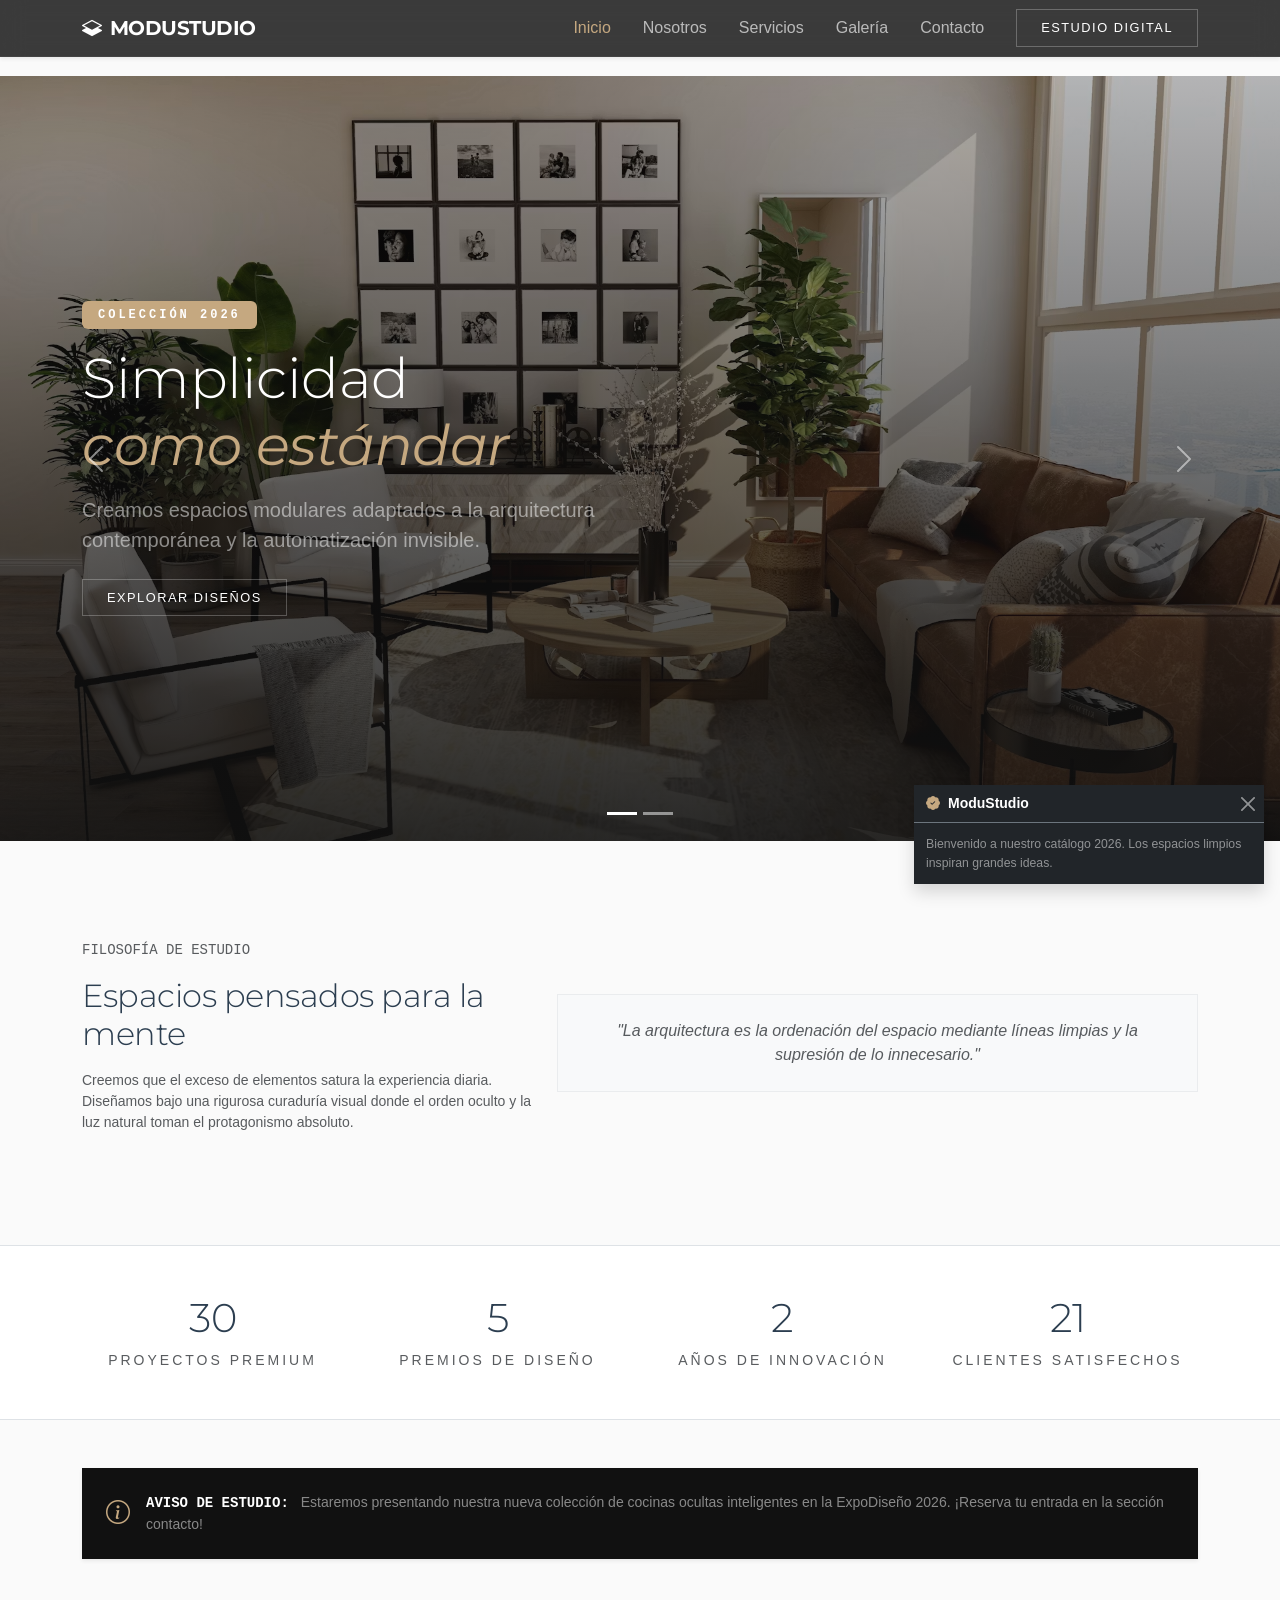
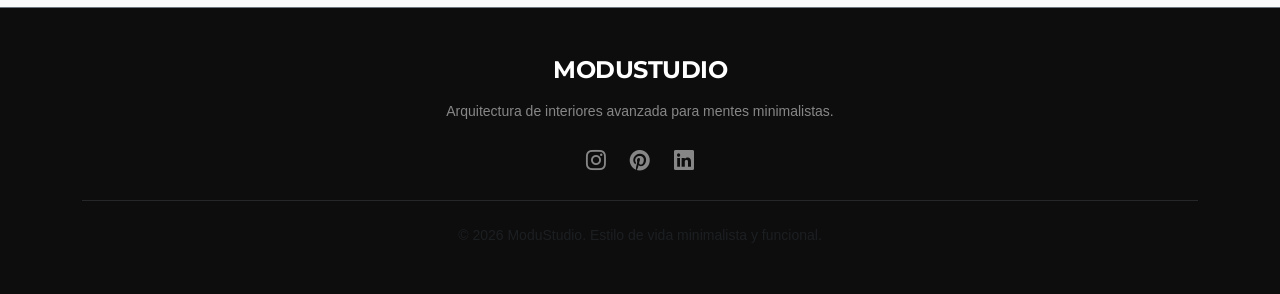
<file: index.html>
<!DOCTYPE html>
<html lang="es">
<head>
  <meta charset="UTF-8" />
  <meta name="viewport" content="width=device-width, initial-scale=1.0" />
  <meta name="description" content="ModuStudio - Arquitectura minimalista moderna." />
  <title>ModuStudio | Espacios Minimalistas</title>

  <link href="https://cdn.jsdelivr.net/npm/bootstrap@5.3.3/dist/css/bootstrap.min.css" rel="stylesheet" />
  
  <link rel="stylesheet" href="https://cdn.jsdelivr.net/npm/bootstrap-icons@1.11.3/font/bootstrap-icons.css" />
  
  <link href="https://unpkg.com/aos@2.3.1/dist/aos.css" rel="stylesheet" />
  
  <link rel="preconnect" href="https://fonts.googleapis.com" />
  <link rel="preconnect" href="https://fonts.gstatic.com" crossorigin />
  <link href="https://fonts.googleapis.com/css2?family=Montserrat:wght@300;400;600&family=Playfair+Display:ital,wght@0,400;0,600;1,400&display=swap" rel="stylesheet" />
  
  <link rel="stylesheet" href="css/style.css" />
</head>
<body>

  <header>
    
    <nav class="navbar navbar-expand-lg navbar-dark fixed-top ms-navbar shadow-sm">
      <div class="container">
        
        <a class="navbar-brand fw-bold" href="index.html">
          <i class="bi bi-layers-half me-2"></i>MODUSTUDIO
        </a>
        
        <button class="navbar-toggler border-0" type="button" data-bs-toggle="offcanvas" data-bs-target="#menuOffcanvas">
          <span class="navbar-toggler-icon"></span>
        </button>

        <div class="offcanvas offcanvas-end text-bg-dark" tabindex="-1" id="menuOffcanvas">
          <div class="offcanvas-header border-bottom border-secondary">
            <h5 class="offcanvas-title fw-bold">MODUSTUDIO</h5>
            <button type="button" class="btn-close btn-close-white" data-bs-dismiss="offcanvas"></button>
          </div>
          <div class="offcanvas-body">
            <ul class="navbar-nav ms-auto align-items-lg-center gap-lg-3">
              <li class="nav-item"><a class="nav-link active" href="index.html">Inicio</a></li>
              <li class="nav-item"><a class="nav-link" href="pages/nosotros.html">Nosotros</a></li>
              <li class="nav-item"><a class="nav-link" href="pages/servicios.html">Servicios</a></li>
              <li class="nav-item"><a class="nav-link" href="pages/galeria.html">Galería</a></li>
              <li class="nav-item"><a class="nav-link" href="pages/contacto.html">Contacto</a></li>
              <li class="nav-item ms-lg-2">
                <a href="pages/contacto.html" class="btn btn-ms-accent rounded-0 px-4 py-2 small">Estudio Digital</a>
              </li>
            </ul>
          </div>
        </div>
      </div>
    </nav>
  </header>

  <main>
    
    <section id="heroCarousel" class="carousel slide carousel-fade ms-hero" data-bs-ride="carousel">
      
      <div class="carousel-indicators">
        <button type="button" data-bs-target="#heroCarousel" data-bs-slide-to="0" class="active"></button>
        <button type="button" data-bs-target="#heroCarousel" data-bs-slide-to="1"></button>
      </div>
      
      <div class="carousel-inner h-100">
        
        <div class="carousel-item active h-100" style="background-image:url('img/img1-sala.png');">
          <div class="ms-hero-overlay"></div>
          <div class="container h-100 d-flex align-items-center position-relative">
            <div class="text-white col-lg-6" data-aos="fade-right">
              <span class="badge bg-ms-gold mb-3 px-3 py-2 text-uppercase font-monospace tracking-wider">Colección 2026</span>
              <h1 class="display-4 fw-light ms-display mb-3">Simplicidad <br><span class="fst-italic fw-normal text-ms-gold">como estándar</span></h1>
              <p class="lead text-white-50 mb-4">Creamos espacios modulares adaptados a la arquitectura contemporánea y la automatización invisible.</p>
              <a href="pages/servicios.html" class="btn btn-ms-accent btn-lg rounded-0 px-4 me-2">Explorar Diseños</a>
            </div>
          </div>
        </div>
        
        <div class="carousel-item h-100" style="background-image:url('img/img2-sala.png');">
          <div class="ms-hero-overlay"></div>
          <div class="container h-100 d-flex align-items-center position-relative">
            <div class="text-white col-lg-6">
              <h1 class="display-4 fw-light ms-display mb-3">Luz, Espacio <br><span class="fst-italic fw-normal text-ms-gold">& Orden</span></h1>
              <p class="lead text-white-50 mb-4">Diseño inteligente que maximiza la amplitud de tus entornos cotidianos.</p>
              <a href="pages/galeria.html" class="btn btn-ms-accent btn-lg rounded-0 px-4">Portafolio</a>
            </div>
          </div>
        </div>

      </div>
      
      <button class="carousel-control-prev" type="button" data-bs-target="#heroCarousel" data-bs-slide="prev">
        <span class="carousel-control-prev-icon"></span>
      </button>
      
      <button class="carousel-control-next" type="button" data-bs-target="#heroCarousel" data-bs-slide="next">
        <span class="carousel-control-next-icon"></span>
      </button>
    </section>

    <section class="container py-5 my-5">
      <div class="row g-4 align-items-center">
        <div class="col-lg-5" data-aos="fade-up">
          <span class="text-uppercase text-muted font-monospace small">Filosofía de Estudio</span>
          <h2 class="fw-light my-3">Espacios pensados para la mente</h2>
          <p class="text-muted small">Creemos que el exceso de elementos satura la experiencia diaria. Diseñamos bajo una rigurosa curaduría visual donde el orden oculto y la luz natural toman el protagonismo absoluto.</p>
        </div>
        <div class="col-lg-7" data-aos="fade-up" data-aos-delay="150">
          <div class="p-4 bg-light border border-secondary border-opacity-10 text-center">
            <p class="fst-italic text-muted mb-0">"La arquitectura es la ordenación del espacio mediante líneas limpias y la supresión de lo innecesario."</p>
          </div>
        </div>
      </div>
    </section>

    <section class="ms-stats py-5 bg-white border-top border-bottom">
      <div class="container">
        
        <div class="row text-center g-4">
          
          <div class="col-6 col-md-3" data-aos="fade-up">
            <h2 class="fw-light counter display-6" data-target="140">0</h2>
            <p class="text-uppercase small text-muted tracking-wider mb-0">Proyectos Premium</p>
          </div>
          
          <div class="col-6 col-md-3" data-aos="fade-up" data-aos-delay="100">
            <h2 class="fw-light counter display-6" data-target="25">0</h2>
            <p class="text-uppercase small text-muted tracking-wider mb-0">Premios de Diseño</p>
          </div>
          
          <div class="col-6 col-md-3" data-aos="fade-up" data-aos-delay="200">
            <h2 class="fw-light counter display-6" data-target="12">0</h2>
            <p class="text-uppercase small text-muted tracking-wider mb-0">Años de Innovación</p>
          </div>
          
          <div class="col-6 col-md-3" data-aos="fade-up" data-aos-delay="300">
            <h2 class="fw-light counter display-6" data-target="99">0</h2>
            <p class="text-uppercase small text-muted tracking-wider mb-0">Clientes Satisfechos</p>
          </div>
        </div>
      </div>
    </section>

    <section class="container my-5" data-aos="fade-up">
      <div class="alert alert-dark d-flex align-items-center shadow-sm rounded-0 border-0 p-4" role="alert" style="background-color: #111;">
        <i class="bi bi-info-circle text-ms-gold fs-4 me-3"></i>
        <div class="text-white-50 small">
          <strong class="text-white text-uppercase font-monospace me-2">Aviso de Estudio:</strong> Estaremos presentando nuestra nueva colección de cocinas ocultas inteligentes en la ExpoDiseño 2026. ¡Reserva tu entrada en la sección contacto!
        </div>
      </div>
    </section>

  </main>

  <footer class="bg-dark text-white-50 py-5 border-top border-secondary" style="background-color: #0d0d0d !important;">
    <div class="container text-center">
      <h4 class="fw-bold text-white mb-3">MODUSTUDIO</h4>
      <p class="small mb-4">Arquitectura de interiores avanzada para mentes minimalistas.</p>
      
      <div class="d-flex justify-content-center gap-4 mb-4">
        <a href="#" class="text-white-50"><i class="bi bi-instagram fs-5"></i></a>
        <a href="#" class="text-white-50"><i class="bi bi-pinterest fs-5"></i></a>
        <a href="#" class="text-white-50"><i class="bi bi-linkedin fs-5"></i></a>
      </div>
      
      <hr class="border-secondary opacity-25 my-4" />
      <p class="small text-muted mb-0">© 2026 ModuStudio. Estilo de vida minimalista y funcional.</p>
    </div>
  </footer>

  <div class="toast-container position-fixed bottom-0 end-0 p-3" style="z-index: 1055;">
    <div id="welcomeToast" class="toast text-bg-dark border-0 rounded-0 shadow" role="alert" aria-live="assertive" aria-atomic="true">
      <div class="toast-header bg-dark text-white border-bottom border-secondary rounded-0">
        <strong class="me-auto"><i class="bi bi-patch-check-fill text-ms-gold me-2"></i>ModuStudio</strong>
        <button type="button" class="btn-close btn-close-white" data-bs-dismiss="toast" aria-label="Close"></button>
      </div>
      <div class="toast-body text-white-50 small">
        Bienvenido a nuestro catálogo 2026. Los espacios limpios inspiran grandes ideas. 
      </div>
    </div>
  </div>

  <button id="scrollTopBtn" title="Volver arriba"><i class="bi bi-arrow-up"></i></button>

  <script src="https://code.jquery.com/jquery-3.7.1.min.js"></script>
  <script src="https://cdn.jsdelivr.net/npm/bootstrap@5.3.3/dist/js/bootstrap.bundle.min.js"></script>
  <script src="https://unpkg.com/aos@2.3.1/dist/aos.js"></script>
  <script src="js/main.js"></script>
</body>
</html>
</file>
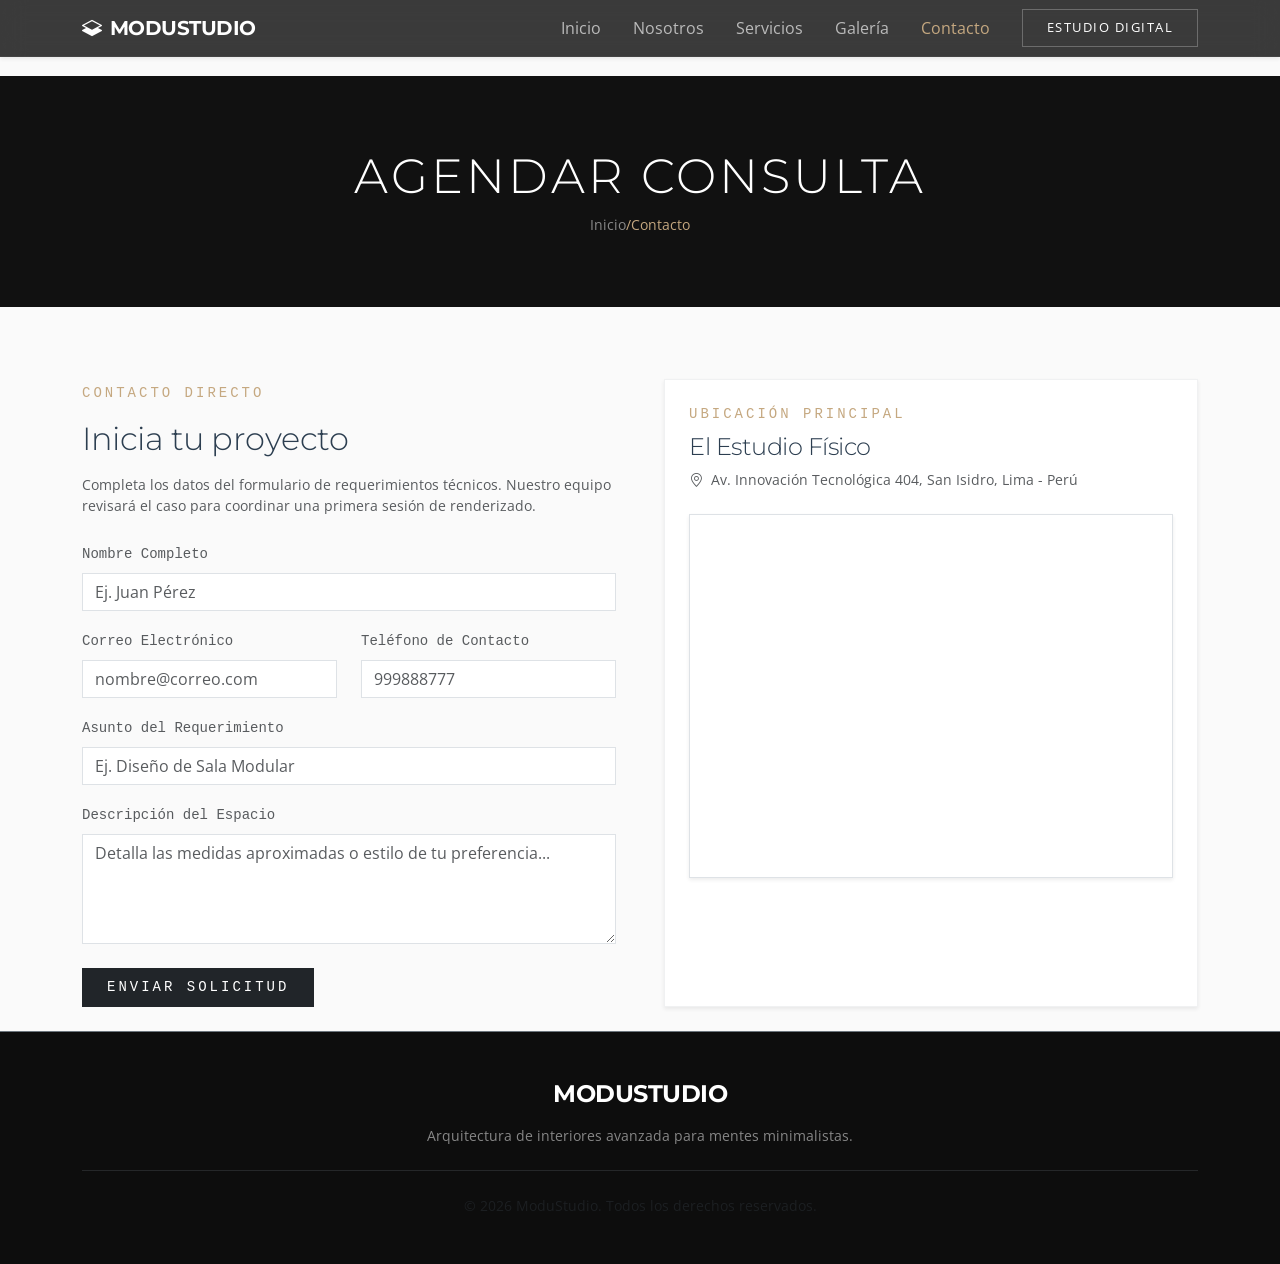
<file: pages/contacto.html>
<!DOCTYPE html>
<html lang="es">
<head>
  <meta charset="UTF-8" />
  <meta name="viewport" content="width=device-width, initial-scale=1.0" />
  <title>Contacto | ModuStudio</title>

  <link href="https://cdn.jsdelivr.net/npm/bootstrap@5.3.3/dist/css/bootstrap.min.css" rel="stylesheet" />
  <link rel="stylesheet" href="https://cdn.jsdelivr.net/npm/bootstrap-icons@1.11.3/font/bootstrap-icons.css" />
  <link href="https://unpkg.com/aos@2.3.1/dist/aos.css" rel="stylesheet" />
  <link rel="preconnect" href="https://fonts.googleapis.com" />
  <link rel="preconnect" href="https://fonts.gstatic.com" crossorigin />
  <link href="https://fonts.googleapis.com/css2?family=Montserrat:wght@300;400;600&family=Open+Sans:wght@400;600&display=swap" rel="stylesheet" />
  <link rel="stylesheet" href="../css/style.css" />
</head>
<body>

  <header>
    <nav class="navbar navbar-expand-lg navbar-dark fixed-top ms-navbar shadow-sm">
      <div class="container">
        <a class="navbar-brand fw-bold" href="../index.html">
          <i class="bi bi-layers-half me-2"></i>MODUSTUDIO
        </a>
        <button class="navbar-toggler border-0" type="button" data-bs-toggle="offcanvas" data-bs-target="#menuOffcanvas">
          <span class="navbar-toggler-icon"></span>
        </button>

        <div class="offcanvas offcanvas-end text-bg-dark" tabindex="-1" id="menuOffcanvas">
          <div class="offcanvas-header border-bottom border-secondary">
            <h5 class="offcanvas-title fw-bold">MODUSTUDIO</h5>
            <button type="button" class="btn-close btn-close-white" data-bs-dismiss="offcanvas"></button>
          </div>
          <div class="offcanvas-body">
            <ul class="navbar-nav ms-auto align-items-lg-center gap-lg-3">
              <li class="nav-item"><a class="nav-link" href="../index.html">Inicio</a></li>
              <li class="nav-item"><a class="nav-link" href="nosotros.html">Nosotros</a></li>
              <li class="nav-item"><a class="nav-link" href="servicios.html">Servicios</a></li>
              <li class="nav-item"><a class="nav-link" href="galeria.html">Galería</a></li>
              <li class="nav-item"><a class="nav-link active" href="contacto.html">Contacto</a></li>
              <li class="nav-item ms-lg-2">
                <a href="contacto.html" class="btn btn-ms-accent rounded-0 px-4 py-2 small">Estudio Digital</a>
              </li>
            </ul>
          </div>
        </div>
      </div>
    </nav>
  </header>

  <main>

    <section class="bg-dark text-white py-5 mb-5" style="background-color: #111 !important;">
      <div class="container text-center py-4" data-aos="fade-down">
        <h1 class="display-5 fw-light text-uppercase tracking-wider">Agendar Consulta</h1>
        <nav aria-label="breadcrumb">
          <ul class="pagination justify-content-center small mb-0 bg-transparent">
            <li class="breadcrumb-item"><a href="../index.html" class="text-white-50 text-decoration-none">Inicio</a></li>
            <li class="breadcrumb-item active text-ms-gold" aria-current="page">Contacto</li>
          </ul>
        </nav>
      </div>
    </section>

    <section class="container py-4">
      <div class="row g-5">
        
        <div class="col-lg-6" data-aos="fade-right">
          <span class="text-uppercase font-monospace text-ms-gold small tracking-wider">Contacto Directo</span>
          <h2 class="fw-light my-3">Inicia tu proyecto</h2>
          <p class="text-muted small mb-4">Completa los datos del formulario de requerimientos técnicos. Nuestro equipo revisará el caso para coordinar una primera sesión de renderizado.</p>
          
          <form id="moduContactForm" class="needs-validation" novalidate>
            <div class="mb-3">
              <label for="nombre" class="form-label small font-monospace text-muted">Nombre Completo</label>
              <input type="text" class="form-control rounded-0" id="nombre" required placeholder="Ej. Juan Pérez" />
              <div class="invalid-feedback small">Por favor, ingresa tu nombre completo.</div>
            </div>

            <div class="row">
              <div class="col-md-6 mb-3">
                <label for="correo" class="form-label small font-monospace text-muted">Correo Electrónico</label>
                <input type="email" class="form-control rounded-0" id="correo" required placeholder="nombre@correo.com" />
                <div class="invalid-feedback small">Ingresa un correo electrónico válido.</div>
              </div>
              <div class="col-md-6 mb-3">
                <label for="telefono" class="form-label small font-monospace text-muted">Teléfono de Contacto</label>
                <input type="tel" class="form-control rounded-0" id="telefono" required pattern="[0-9]{9}" placeholder="999888777" />
                <div class="invalid-feedback small">Ingresa un número telefónico de 9 dígitos.</div>
              </div>
            </div>

            <div class="mb-3">
              <label for="asunto" class="form-label small font-monospace text-muted">Asunto del Requerimiento</label>
              <input type="text" class="form-control rounded-0" id="asunto" required placeholder="Ej. Diseño de Sala Modular" />
              <div class="invalid-feedback small">Por favor, define el asunto de tu mensaje.</div>
            </div>

            <div class="mb-4">
              <label for="mensaje" class="form-label small font-monospace text-muted">Descripción del Espacio</label>
              <textarea class="form-control rounded-0" id="mensaje" rows="4" required placeholder="Detalla las medidas aproximadas o estilo de tu preferencia..."></textarea>
              <div class="invalid-feedback small">Ingresa una breve descripción.</div>
            </div>

            <div class="mb-4 d-none" id="progressWrapper">
              <div class="progress rounded-0" style="height: 4px;">
                <div id="sendingProgressBar" class="progress-bar bg-dark progress-bar-striped progress-bar-animated" role="progressbar" style="width: 0%"></div>
              </div>
              <small class="text-muted font-monospace d-block mt-1 small">Procesando requerimiento digital...</small>
            </div>

            <button type="submit" class="btn btn-dark rounded-0 px-4 py-2 text-uppercase font-monospace tracking-wider btn-sm">Enviar Solicitud</button>
          </form>
        </div>

        <div class="col-lg-6" data-aos="fade-left">
          <div class="p-4 bg-white shadow-sm border border-secondary border-opacity-10 h-100 d-flex flex-column">
            <span class="text-uppercase font-monospace text-ms-gold small tracking-wider">Ubicación Principal</span>
            <h4 class="fw-light my-2">El Estudio Físico</h4>
            <p class="text-muted small mb-4"><i class="bi bi-geo-alt me-2"></i>Av. Innovación Tecnológica 404, San Isidro, Lima - Perú</p>
            
            <div class="ratio ratio-4x3 shadow-sm border">
              <iframe 
    					src="https://www.google.com/maps/embed?pb=!1m18!1m12!1m3!1d15605.93721381335!2d-77.03661135!3d-12.09525415!2m3!1f0!2f0!3f0!3m2!1i1024!2i768!4f13.1!3m3!1m2!1s0x9105c866b1e60f09%3A0xa1961ec27df2f913!2sSan%20Isidro%2C%20Lima!5e0!3m2!1ses-419!2spe!4v1715600000000!5m2!1ses-419!2spe" 
    			    style="border:0;" 
              allowfullscreen="" 
              loading="lazy" 
              referrerpolicy="no-referrer-when-downgrade">
              </iframe>
            </div>
          </div>
        </div>

      </div>
    </section>

  </main>

  <footer class="bg-dark text-white-50 py-5 border-top border-secondary" style="background-color: #0d0d0d !important;">
    <div class="container text-center">
      <h4 class="fw-bold text-white mb-3">MODUSTUDIO</h4>
      <p class="small mb-4">Arquitectura de interiores avanzada para mentes minimalistas.</p>
      <hr class="border-secondary opacity-25 my-4" />
      <p class="small text-muted mb-0">© 2026 ModuStudio. Todos los derechos reservados.</p>
    </div>
  </footer>

  <div class="toast-container position-fixed bottom-0 end-0 p-3" style="z-index: 1055;">
    <div id="contactoSuccessToast" class="toast text-bg-dark border-0 rounded-0 shadow" role="alert" aria-live="assertive" aria-atomic="true">
      <div class="toast-header bg-dark text-white border-bottom border-secondary rounded-0">
        <strong class="me-auto"><i class="bi bi-check-circle-fill text-ms-gold me-2"></i>¡Mensaje Recibido!</strong>
        <button type="button" class="btn-close btn-close-white" data-bs-dismiss="toast" aria-label="Close"></button>
      </div>
      <div class="toast-body text-white-50 small">
        Tu solicitud ha sido validada con éxito. Nos comunicaremos en menos de 24 horas.
      </div>
    </div>
  </div>

  <button id="scrollTopBtn" title="Volver arriba"><i class="bi bi-arrow-up"></i></button>

  <script src="https://code.jquery.com/jquery-3.7.1.min.js"></script>
  <script src="https://cdn.jsdelivr.net/npm/bootstrap@5.3.3/dist/js/bootstrap.bundle.min.js"></script>
  <script src="https://unpkg.com/aos@2.3.1/dist/aos.js"></script>
  <script src="../js/main.js"></script>
</body>
</html>
</file>
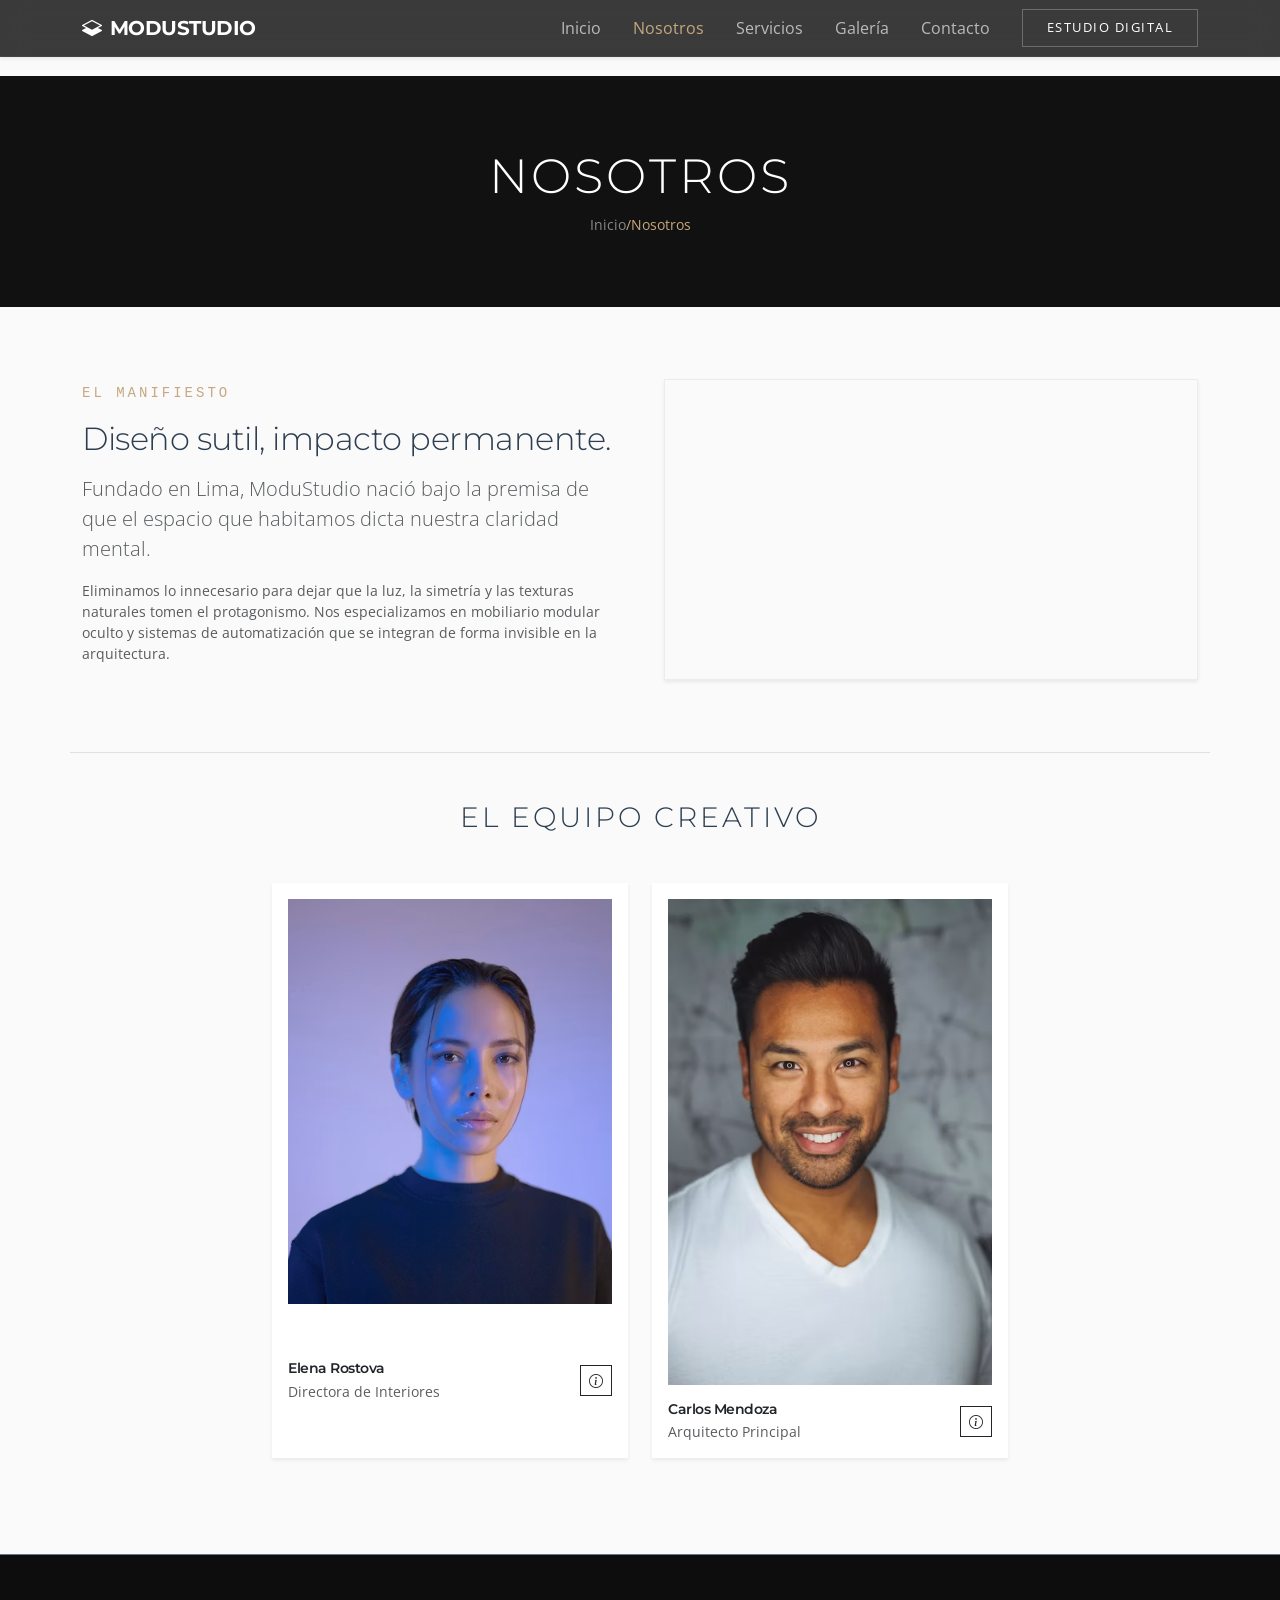
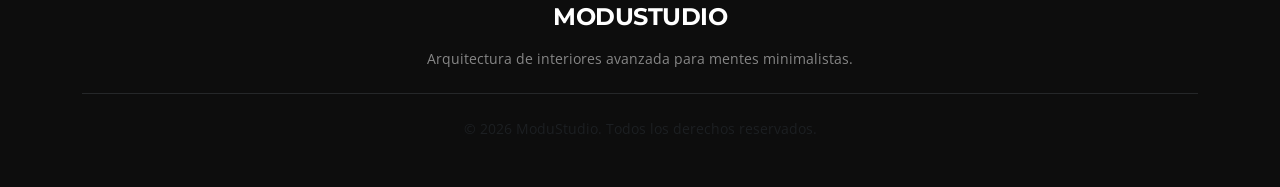
<file: pages/nosotros.html>
<!DOCTYPE html>
<html lang="es">
<head>
  <meta charset="UTF-8" />
  <meta name="viewport" content="width=device-width, initial-scale=1.0" />
  <title>Nosotros | ModuStudio</title>

  <link href="https://cdn.jsdelivr.net/npm/bootstrap@5.3.3/dist/css/bootstrap.min.css" rel="stylesheet" />
  <link rel="stylesheet" href="https://cdn.jsdelivr.net/npm/bootstrap-icons@1.11.3/font/bootstrap-icons.css" />
  <link href="https://unpkg.com/aos@2.3.1/dist/aos.css" rel="stylesheet" />
  <link rel="preconnect" href="https://fonts.googleapis.com" />
  <link rel="preconnect" href="https://fonts.gstatic.com" crossorigin />
  <link href="https://fonts.googleapis.com/css2?family=Montserrat:wght@300;400;600&family=Open+Sans:wght@400;600&display=swap" rel="stylesheet" />
  <link rel="stylesheet" href="../css/style.css" />
</head>
<body>

  <header>
    <nav class="navbar navbar-expand-lg navbar-dark fixed-top ms-navbar shadow-sm">
      <div class="container">
        <a class="navbar-brand fw-bold" href="../index.html">
          <i class="bi bi-layers-half me-2"></i>MODUSTUDIO
        </a>
        <button class="navbar-toggler border-0" type="button" data-bs-toggle="offcanvas" data-bs-target="#menuOffcanvas">
          <span class="navbar-toggler-icon"></span>
        </button>

        <div class="offcanvas offcanvas-end text-bg-dark" tabindex="-1" id="menuOffcanvas">
          <div class="offcanvas-header border-bottom border-secondary">
            <h5 class="offcanvas-title fw-bold">MODUSTUDIO</h5>
            <button type="button" class="btn-close btn-close-white" data-bs-dismiss="offcanvas"></button>
          </div>
          <div class="offcanvas-body">
            <ul class="navbar-nav ms-auto align-items-lg-center gap-lg-3">
              <li class="nav-item"><a class="nav-link" href="../index.html">Inicio</a></li>
              <li class="nav-item"><a class="nav-link active" href="nosotros.html">Nosotros</a></li>
              <li class="nav-item"><a class="nav-link" href="servicios.html">Servicios</a></li>
              <li class="nav-item"><a class="nav-link" href="galeria.html">Galería</a></li>
              <li class="nav-item"><a class="nav-link" href="contacto.html">Contacto</a></li>
              <li class="nav-item ms-lg-2">
                <a href="contacto.html" class="btn btn-ms-accent rounded-0 px-4 py-2 small">Estudio Digital</a>
              </li>
            </ul>
          </div>
        </div>
      </div>
    </nav>
  </header>

  <main>

    <section class="bg-dark text-white py-5 mb-5" style="background-color: #111 !important;">
      <div class="container text-center py-4" data-aos="fade-down">
        <h1 class="display-5 fw-light text-uppercase tracking-wider">Nosotros</h1>
        <nav aria-label="breadcrumb">
          <ul class="pagination justify-content-center small mb-0 bg-transparent">
            <li class="breadcrumb-item"><a href="../index.html" class="text-white-50 text-decoration-none">Inicio</a></li>
            <li class="breadcrumb-item active text-ms-gold" aria-current="page">Nosotros</li>
          </ul>
        </nav>
      </div>
    </section>

    <section class="container py-4">
      <div class="row align-items-center g-5">
        
        <div class="col-lg-6" data-aos="fade-right">
          <span class="text-uppercase font-monospace text-ms-gold small tracking-wider">El Manifiesto</span>
          <h2 class="fw-light my-3">Diseño sutil, impacto permanente.</h2>
          <p class="text-muted lead">Fundado en Lima, ModuStudio nació bajo la premisa de que el espacio que habitamos dicta nuestra claridad mental.</p>
          <p class="text-muted small">Eliminamos lo innecesario para dejar que la luz, la simetría y las texturas naturales tomen el protagonismo. Nos especializamos en mobiliario modular oculto y sistemas de automatización que se integran de forma invisible en la arquitectura.</p>
        </div>
        
        <div class="col-lg-6" data-aos="fade-left">
          <div class="ratio ratio-16x9 shadow-sm border border-secondary border-opacity-10">
            <iframe src="https://www.youtube.com/embed/dQw4w9WgXcQ" title="ModuStudio Concept Video" allowfullscreen></iframe>          </div>
        </div>

      </div>
    </section>

    <section class="container py-5 my-5 border-top">
      <h3 class="text-center fw-light text-uppercase tracking-wider mb-5">El Equipo Creativo</h3>
      
      <div class="row row-cols-1 row-cols-md-2 row-cols-lg-3 g-4 justify-content-center">
        
        <div class="col" data-aos="fade-up">
          <div class="card h-100 rounded-0 border-0 shadow-sm bg-white p-3">
            <img src="../img/img1-character.png" class="card-img-top rounded-0" alt="Elena Rostova">
            <div class="card-body px-0 pb-0 d-flex justify-content-between align-items-center">
              <div>
                <h5 class="card-title fw-semibold mb-1 small">Elena Rostova</h5>
                <p class="card-text text-muted small mb-0">Directora de Interiores</p>
              </div>
              <button class="btn btn-sm btn-outline-dark rounded-0 px-2" data-bs-toggle="tooltip" data-bs-placement="top" title="Maestría en Diseño de Iluminación y Materiales Sostenibles">
                <i class="bi bi-info-circle"></i>
              </button>
            </div>
          </div>
        </div>

        <div class="col" data-aos="fade-up" data-aos-delay="100">
          <div class="card h-100 rounded-0 border-0 shadow-sm bg-white p-3">
            <img src="../img/img2-character.png" class="card-img-top rounded-0" alt="Carlos Mendoza">
            <div class="card-body px-0 pb-0 d-flex justify-content-between align-items-center">
              <div>
                <h5 class="card-title fw-semibold mb-1 small">Carlos Mendoza</h5>
                <p class="card-text text-muted small mb-0">Arquitecto Principal</p>
              </div>
              <button class="btn btn-sm btn-outline-dark rounded-0 px-2" data-bs-toggle="tooltip" data-bs-placement="top" title="Especialista en Domótica y Estructuras Modulares">
                <i class="bi bi-info-circle"></i>
              </button>
            </div>
          </div>
        </div>

      </div>
    </section>

  </main>

  <footer class="bg-dark text-white-50 py-5 border-top border-secondary" style="background-color: #0d0d0d !important;">
    <div class="container text-center">
      <h4 class="fw-bold text-white mb-3">MODUSTUDIO</h4>
      <p class="small mb-4">Arquitectura de interiores avanzada para mentes minimalistas.</p>
      <hr class="border-secondary opacity-25 my-4" />
      <p class="small text-muted mb-0">© 2026 ModuStudio. Todos los derechos reservados.</p>
    </div>
  </footer>

  <button id="scrollTopBtn" title="Volver arriba"><i class="bi bi-arrow-up"></i></button>

  <script src="https://code.jquery.com/jquery-3.7.1.min.js"></script>
  <script src="https://cdn.jsdelivr.net/npm/bootstrap@5.3.3/dist/js/bootstrap.bundle.min.js"></script>
  <script src="https://unpkg.com/aos@2.3.1/dist/aos.js"></script>
  <script src="../js/main.js"></script>
</body>
</html>
</file>
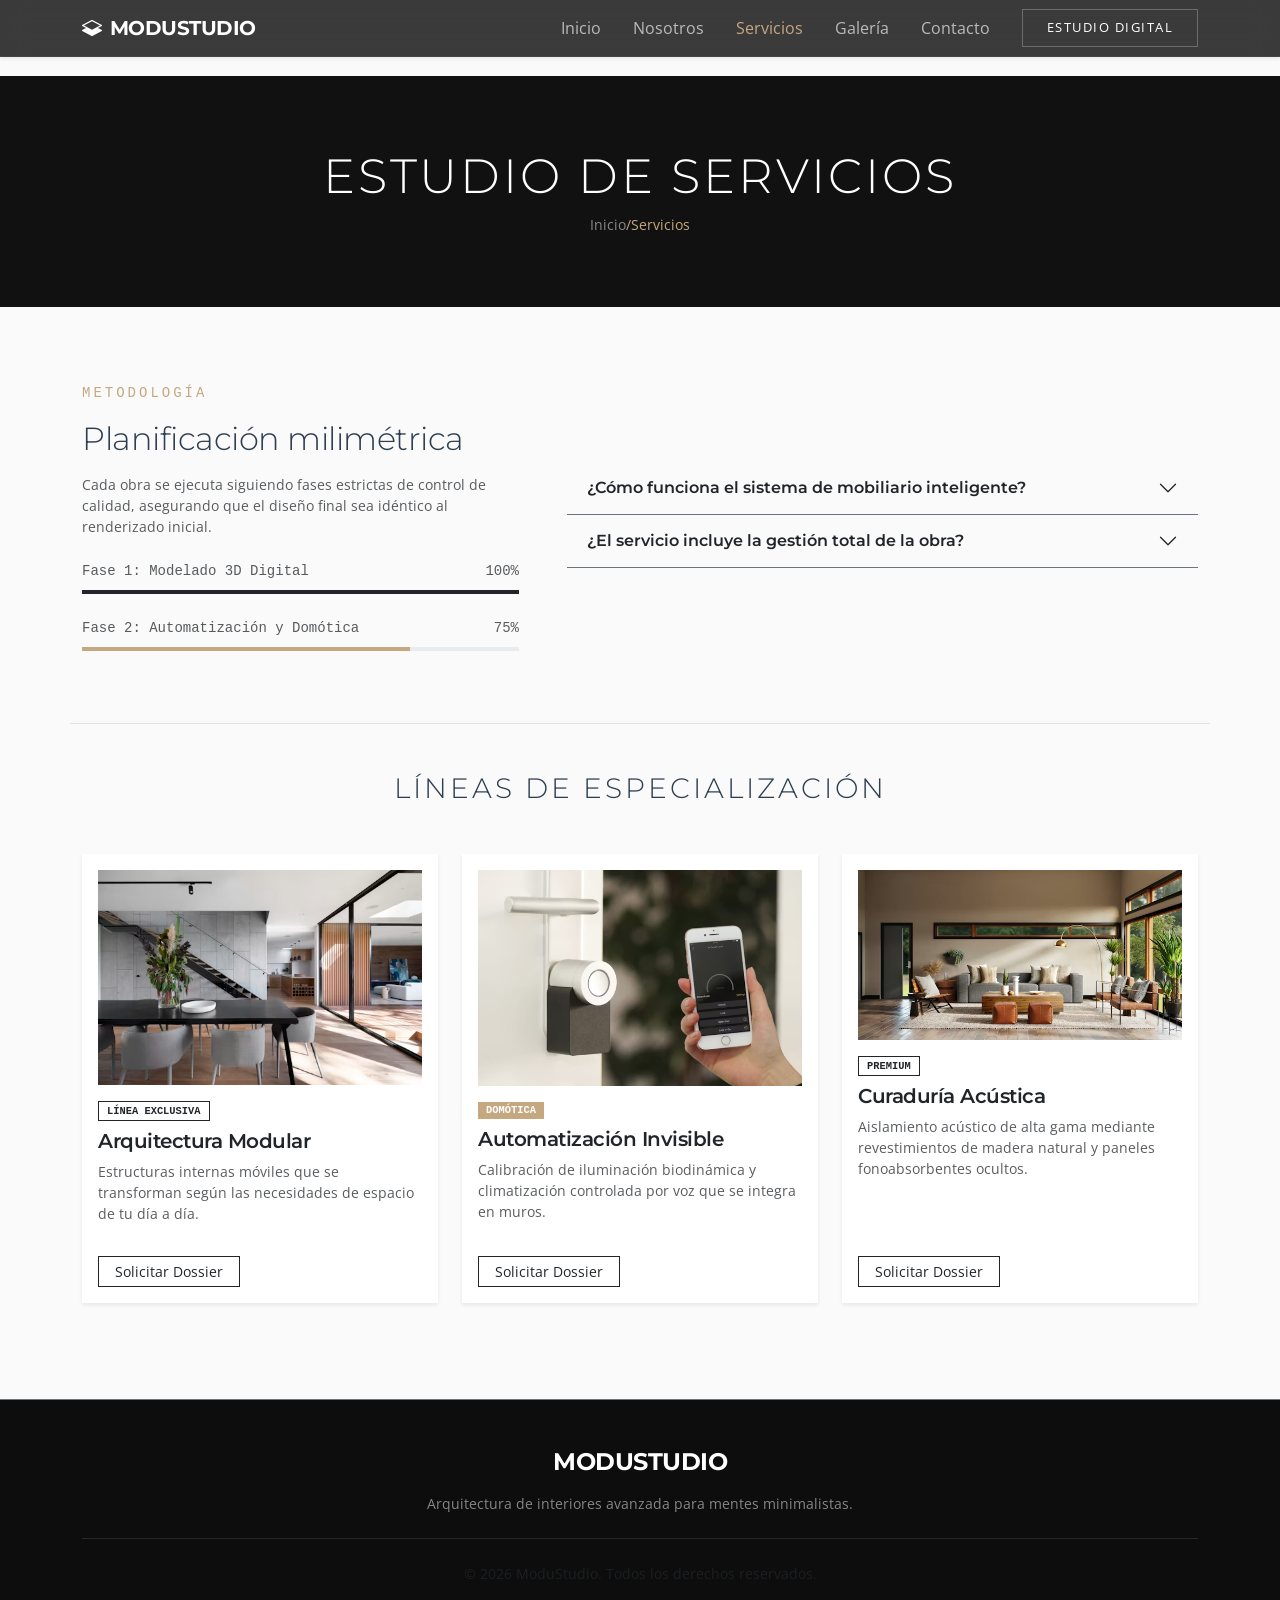
<file: pages/servicios.html>
<!DOCTYPE html>
<html lang="es">
<head>
  <meta charset="UTF-8" />
  <meta name="viewport" content="width=device-width, initial-scale=1.0" />
  <title>Servicios Integrales | ModuStudio</title>

  <link href="https://cdn.jsdelivr.net/npm/bootstrap@5.3.3/dist/css/bootstrap.min.css" rel="stylesheet" />
  <link rel="stylesheet" href="https://cdn.jsdelivr.net/npm/bootstrap-icons@1.11.3/font/bootstrap-icons.css" />
  <link href="https://unpkg.com/aos@2.3.1/dist/aos.css" rel="stylesheet" />
  <link rel="preconnect" href="https://fonts.googleapis.com" />
  <link rel="preconnect" href="https://fonts.gstatic.com" crossorigin />
  <link href="https://fonts.googleapis.com/css2?family=Montserrat:wght@300;400;600&family=Open+Sans:wght@400;600&display=swap" rel="stylesheet" />
  <link rel="stylesheet" href="../css/style.css" />
</head>
<body>

  <header>
    <nav class="navbar navbar-expand-lg navbar-dark fixed-top ms-navbar shadow-sm">
      <div class="container">
        <a class="navbar-brand fw-bold" href="../index.html">
          <i class="bi bi-layers-half me-2"></i>MODUSTUDIO
        </a>
        <button class="navbar-toggler border-0" type="button" data-bs-toggle="offcanvas" data-bs-target="#menuOffcanvas">
          <span class="navbar-toggler-icon"></span>
        </button>

        <div class="offcanvas offcanvas-end text-bg-dark" tabindex="-1" id="menuOffcanvas">
          <div class="offcanvas-header border-bottom border-secondary">
            <h5 class="offcanvas-title fw-bold">MODUSTUDIO</h5>
            <button type="button" class="btn-close btn-close-white" data-bs-dismiss="offcanvas"></button>
          </div>
          <div class="offcanvas-body">
            <ul class="navbar-nav ms-auto align-items-lg-center gap-lg-3">
              <li class="nav-item"><a class="nav-link" href="../index.html">Inicio</a></li>
              <li class="nav-item"><a class="nav-link" href="nosotros.html">Nosotros</a></li>
              <li class="nav-item"><a class="nav-link active" href="servicios.html">Servicios</a></li>
              <li class="nav-item"><a class="nav-link" href="galeria.html">Galería</a></li>
              <li class="nav-item"><a class="nav-link" href="contacto.html">Contacto</a></li>
              <li class="nav-item ms-lg-2">
                <a href="contacto.html" class="btn btn-ms-accent rounded-0 px-4 py-2 small">Estudio Digital</a>
              </li>
            </ul>
          </div>
        </div>
      </div>
    </nav>
  </header>

  <main>

    <section class="bg-dark text-white py-5 mb-5" style="background-color: #111 !important;">
      <div class="container text-center py-4" data-aos="fade-down">
        <h1 class="display-5 fw-light text-uppercase tracking-wider">Estudio de Servicios</h1>
        <nav aria-label="breadcrumb">
          <ul class="pagination justify-content-center small mb-0 bg-transparent">
            <li class="breadcrumb-item"><a href="../index.html" class="text-white-50 text-decoration-none">Inicio</a></li>
            <li class="breadcrumb-item active text-ms-gold" aria-current="page">Servicios</li>
          </ul>
        </nav>
      </div>
    </section>

    <section class="container py-4 my-4">
      <div class="row g-5 align-items-center">
        
        <div class="col-lg-5" data-aos="fade-right">
          <span class="text-uppercase font-monospace text-ms-gold small tracking-wider">Metodología</span>
          <h2 class="fw-light my-3">Planificación milimétrica</h2>
          <p class="text-muted small mb-4">Cada obra se ejecuta siguiendo fases estrictas de control de calidad, asegurando que el diseño final sea idéntico al renderizado inicial.</p>
          
          <div class="mb-2 small text-muted font-monospace d-flex justify-content-between"><span>Fase 1: Modelado 3D Digital</span><span>100%</span></div>
          <div class="progress rounded-0 mb-4" style="height: 4px;">
            <div class="progress-bar bg-dark" role="progressbar" style="width: 100%;"></div>
          </div>

          <div class="mb-2 small text-muted font-monospace d-flex justify-content-between"><span>Fase 2: Automatización y Domótica</span><span>75%</span></div>
          <div class="progress rounded-0" style="height: 4px;">
            <div class="progress-bar" role="progressbar" style="width: 75%; background-color: #c5a880;"></div>
          </div>
        </div>

        <div class="col-lg-7" data-aos="fade-left">
          <div class="accordion accordion-flush" id="serviciosAccordion">
            
            <div class="accordion-item bg-transparent border-bottom border-secondary border-opacity-20">
              <h2 class="accordion-header">
                <button class="accordion-button collapsed bg-transparent text-dark fw-semibold rounded-0" type="button" data-bs-toggle="collapse" data-bs-target="#panel1">
                  ¿Cómo funciona el sistema de mobiliario inteligente?
                </button>
              </h2>
              <div id="panel1" class="accordion-collapse collapse" data-bs-parent="#serviciosAccordion">
                <div class="accordion-body text-muted small">
                  Diseñamos paneles modulares motorizados que ocultan camas, cocinas u oficinas completas tras muros falsos, optimizando el espacio al máximo cuando no se usan.
                </div>
              </div>
            </div>

            <div class="accordion-item bg-transparent border-bottom border-secondary border-opacity-20">
              <h2 class="accordion-header">
                <button class="accordion-button collapsed bg-transparent text-dark fw-semibold rounded-0" type="button" data-bs-toggle="collapse" data-bs-target="#panel2">
                  ¿El servicio incluye la gestión total de la obra?
                </button>
              </h2>
              <div id="panel2" class="accordion-collapse collapse" data-bs-parent="#serviciosAccordion">
                <div class="accordion-body text-muted small">
                  Sí, nos encargamos desde el plano preliminar y la importación de materiales premium hasta la calibración de los sistemas automatizados de iluminación.
                </div>
              </div>
            </div>

          </div>
        </div>

      </div>
    </section>

    <section class="container py-5 my-5 border-top">
      <h3 class="text-center fw-light text-uppercase tracking-wider mb-5">Líneas de Especialización</h3>
      
      <div class="row row-cols-1 row-cols-md-2 row-cols-lg-3 g-4">
        
        <div class="col" data-aos="fade-up">
          <article class="card h-100 rounded-0 border-0 bg-white shadow-sm p-3">
            <img src="../img/img6-sala.png" class="card-img-top rounded-0" alt="Arquitectura Modular">
            <div class="card-body px-0 pb-0 d-flex flex-column">
              <span class="badge border border-dark text-dark font-monospace mb-2 align-self-start rounded-0 text-uppercase px-2" style="font-size:0.65rem;">Línea Exclusiva</span>
              <h5 class="card-title fw-semibold mb-2">Arquitectura Modular</h5>
              <p class="card-text text-muted small flex-grow-1">Estructuras internas móviles que se transforman según las necesidades de espacio de tu día a día.</p>
              <a href="contacto.html" class="btn btn-outline-dark btn-sm rounded-0 mt-3 align-self-start px-3">Solicitar Dossier</a>
            </div>
          </article>
        </div>

        <div class="col" data-aos="fade-up" data-aos-delay="100">
          <article class="card h-100 rounded-0 border-0 bg-white shadow-sm p-3">
            <img src="../img/img3-oficina.png" class="card-img-top rounded-0" alt="Automatización Invisible">
            <div class="card-body px-0 pb-0 d-flex flex-column">
              <span class="badge bg-ms-gold font-monospace mb-2 align-self-start rounded-0 text-uppercase px-2" style="font-size:0.65rem;">Domótica</span>
              <h5 class="card-title fw-semibold mb-2">Automatización Invisible</h5>
              <p class="card-text text-muted small flex-grow-1">Calibración de iluminación biodinámica y climatización controlada por voz que se integra en muros.</p>
              <a href="contacto.html" class="btn btn-outline-dark btn-sm rounded-0 mt-3 align-self-start px-3">Solicitar Dossier</a>
            </div>
          </article>
        </div>

        <div class="col" data-aos="fade-up" data-aos-delay="200">
          <article class="card h-100 rounded-0 border-0 bg-white shadow-sm p-3">
            <img src="../img/img4-sala.png" class="card-img-top rounded-0" alt="Curaduría Acústica">
            <div class="card-body px-0 pb-0 d-flex flex-column">
              <span class="badge border border-dark text-dark font-monospace mb-2 align-self-start rounded-0 text-uppercase px-2" style="font-size:0.65rem;">Premium</span>
              <h5 class="card-title fw-semibold mb-2">Curaduría Acústica</h5>
              <p class="card-text text-muted small flex-grow-1">Aislamiento acústico de alta gama mediante revestimientos de madera natural y paneles fonoabsorbentes ocultos.</p>
              <a href="contacto.html" class="btn btn-outline-dark btn-sm rounded-0 mt-3 align-self-start px-3">Solicitar Dossier</a>
            </div>
          </article>
        </div>

      </div>
    </section>

  </main>

  <footer class="bg-dark text-white-50 py-5 border-top border-secondary" style="background-color: #0d0d0d !important;">
    <div class="container text-center">
      <h4 class="fw-bold text-white mb-3">MODUSTUDIO</h4>
      <p class="small mb-4">Arquitectura de interiores avanzada para mentes minimalistas.</p>
      <hr class="border-secondary opacity-25 my-4" />
      <p class="small text-muted mb-0">© 2026 ModuStudio. Todos los derechos reservados.</p>
    </div>
  </footer>

  <button id="scrollTopBtn" title="Volver arriba"><i class="bi bi-arrow-up"></i></button>

  <script src="https://code.jquery.com/jquery-3.7.1.min.js"></script>
  <script src="https://cdn.jsdelivr.net/npm/bootstrap@5.3.3/dist/js/bootstrap.bundle.min.js"></script>
  <script src="https://unpkg.com/aos@2.3.1/dist/aos.js"></script>
  <script src="../js/main.js"></script>
</body>
</html>
</file>
<file: css/style.css>
:root {
  --modu-black: #111111;       
  --modu-black-light: #181818; 
  --modu-gold: #c5a880;        
  --modu-gold-muted: #f5f0ea;  
  --modu-white: #fafafa;       
  --modu-gray: #7f8c8d;        
  --modu-curve: 0px;          
  --modu-speed: all 0.5s cubic-bezier(0.25, 1, 0.5, 1); 
}

body {
  font-family: 'Open Sans', sans-serif;
  color: #2c3e50;
  background-color: var(--modu-white);
  padding-top: 76px;
}

h1, h2, h3, h4, h5, h6, .navbar-brand {
  font-family: 'Montserrat', sans-serif;
  letter-spacing: -0.5px;
}

.text-ms-gold {
  color: var(--modu-gold) !important;
}

.bg-ms-gold {
  background-color: var(--modu-gold) !important;
  color: #ffffff !important;
}



.ms-navbar {
  background-color: rgba(17, 17, 17, 0.82) !important;
  backdrop-filter: blur(12px);
  -webkit-backdrop-filter: blur(12px);
  transition: var(--modu-speed);
  border-bottom: 1px solid rgba(255, 255, 255, 0.05);
}

.ms-navbar.scrolled {
  background-color: var(--modu-black) !important;
  padding-top: 0.4rem !important;
  padding-bottom: 0.4rem !important;
  box-shadow: 0 4px 20px rgba(0, 0, 0, 0.2);
}

.ms-navbar .nav-link {
  color: rgba(255, 255, 255, 0.65) !important;
  transition: color 0.3s ease;
}

.ms-navbar .nav-link:hover,
.ms-navbar .nav-link.active {
  color: var(--modu-gold) !important;
}


.btn-ms-accent {
  background-color: transparent;
  color: #ffffff !important;
  border: 1px solid rgba(255, 255, 255, 0.25) !important;
  font-size: 0.8rem;
  text-transform: uppercase;
  letter-spacing: 1.5px;
  transition: var(--modu-speed);
}


.btn-ms-accent:hover {
  background-color: var(--modu-gold) !important;
  border-color: var(--modu-gold) !important;
  color: var(--modu-black) !important;
}




.ms-hero {
  height: 85vh;
  min-height: 520px;
}


.ms-hero .carousel-item {
  background-size: cover;
  background-position: center;
  background-repeat: no-repeat;
}

.ms-hero-overlay {
  position: absolute;
  top: 0; left: 0; width: 100%; height: 100%;
  background: linear-gradient(to top, rgba(17, 17, 17, 0.9), rgba(17, 17, 17, 0.3));
}

.tracking-wider {
  letter-spacing: 3px !important;
}



.card {
  transition: transform 0.4s cubic-bezier(0.165, 0.84, 0.44, 1), box-shadow 0.4s ease !important;
}

.card:hover {
  transform: translateY(-6px);
  box-shadow: 0 15px 30px rgba(0, 0, 0, 0.08) !important;
}

.transition-zoom {
  transition: transform 0.6s cubic-bezier(0.165, 0.84, 0.44, 1);
}
.modu-img-box:hover .transition-zoom {
  transform: scale(1.05);
}

#scrollTopBtn {
  position: fixed;
  bottom: 25px;
  right: 25px;
  z-index: 99;
  display: none; 
  background-color: #111111; 
  color: #ffffff;
  border: 1px solid rgba(255, 255, 255, 0.1);
  width: 45px;
  height: 45px;
  line-height: 43px;
  text-align: center;
  cursor: pointer;
  transition: all 0.4s ease;
}

#scrollTopBtn:hover {
  background-color: #c5a880; 
  color: #111111;
}




@media (max-width: 991.98px) {
  
  #menuOffcanvas.offcanvas {
    position: fixed !important;
    top: 0 !important;
    right: 0 !important;
    width: 280px !important; 
    height: 100vh !important; 
    background-color: #111111 !important; 
    z-index: 1050 !important;
    box-shadow: -5px 0 30px rgba(0, 0, 0, 0.5) !important;
    display: none; 
  }

  
  #menuOffcanvas.offcanvas.show {
    display: flex !important;
    flex-direction: column !important;
  }

  
  .offcanvas-body {
    background-color: #111111 !important;
    padding: 2rem 1.5rem !important;
  }

  
  .offcanvas .nav-link {
    font-size: 1.15rem !important;
    color: #ffffff !important; 
    padding: 0.9rem 0 !important;
    border-bottom: 1px solid rgba(255, 255, 255, 0.07) !important;
    display: block !important;
  }

  .offcanvas .nav-link:hover,
  .offcanvas .nav-link.active {
    color: var(--modu-gold) !important;
  }

  .offcanvas .nav-item:last-child {
    margin-top: 2rem !important;
  }
}
</file>
